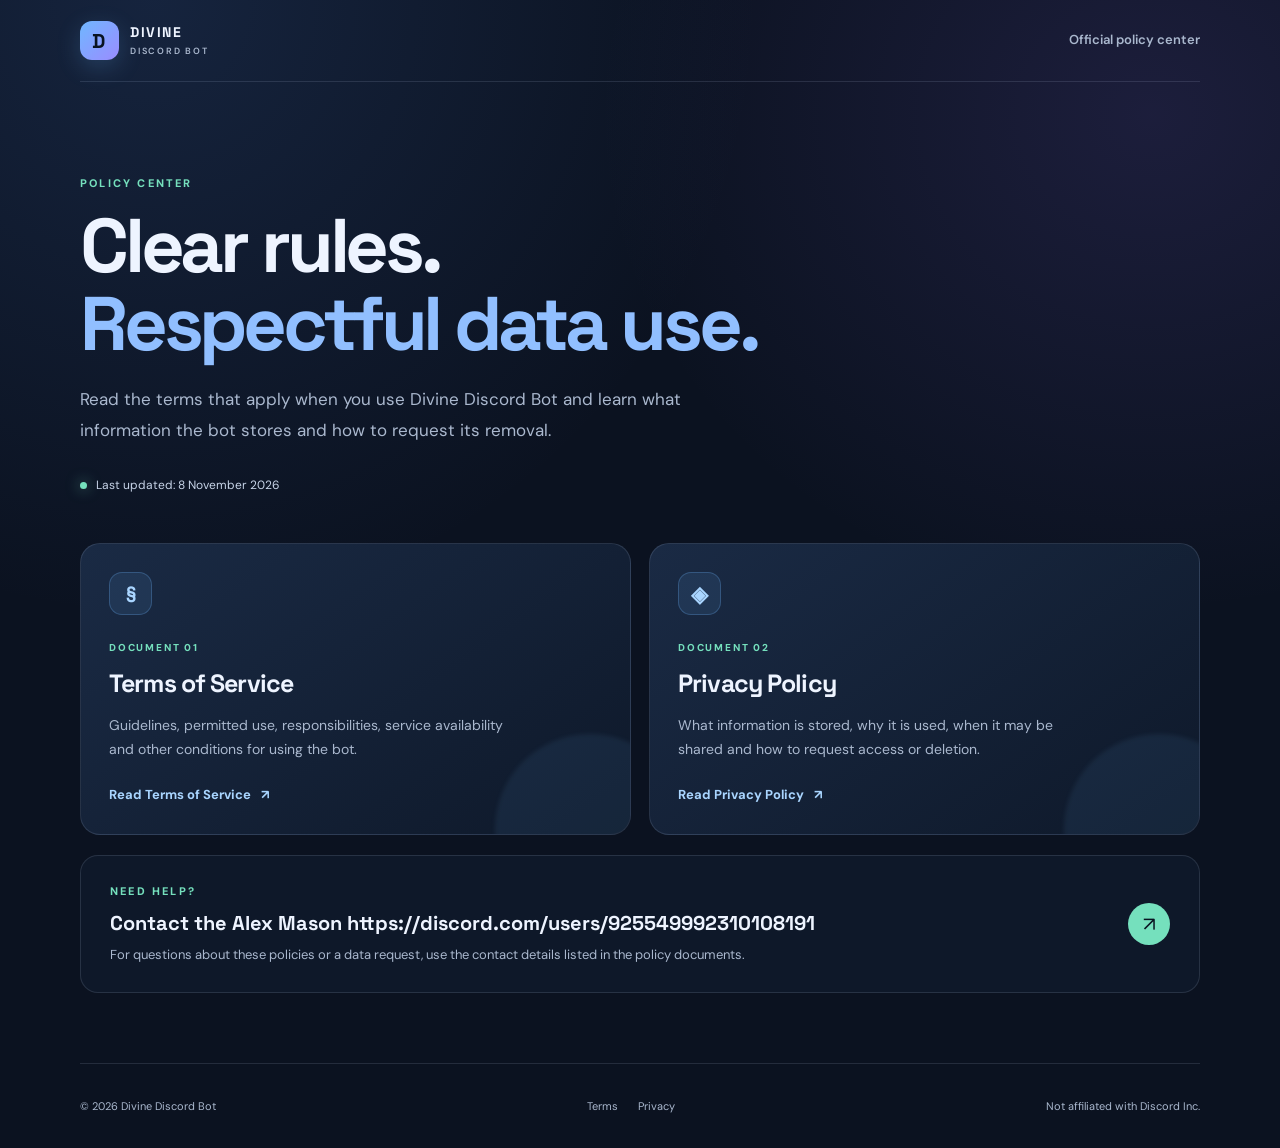
<file: index.html>
<!doctype html>
<html lang="en">
<head>
  <meta charset="utf-8">
  <meta name="viewport" content="width=device-width, initial-scale=1">
  <meta name="theme-color" content="#101827">
  <meta name="description" content="Terms of Service and Privacy Policy for Divine Discord Bot.">
  <title>Divine Discord Bot — Policies</title>
  <link rel="stylesheet" href="assets/styles.css">
</head>
<body>
  <header class="site-header">
    <a class="brand" href="index.html" aria-label="Divine Discord Bot home">
      <span class="brand-mark">D</span>
      <span>DIVINE <small>DISCORD BOT</small></span>
    </a>
    <span class="header-note">Official policy center</span>
  </header>

  <main class="hero-wrap">
    <section class="hero">
      <p class="eyebrow">POLICY CENTER</p>
      <h1>Clear rules.<br><span>Respectful data use.</span></h1>
      <p class="hero-copy">Read the terms that apply when you use Divine Discord Bot and learn what information the bot stores and how to request its removal.</p>
      <div class="hero-meta"><span class="status-dot"></span> Last updated: 8 November 2026</div>
    </section>

    <section class="policy-grid" aria-label="Policy documents">
      <a class="policy-card" href="terms.html">
        <span class="card-icon" aria-hidden="true">§</span>
        <span class="card-kicker">DOCUMENT 01</span>
        <h2>Terms of Service</h2>
        <p>Guidelines, permitted use, responsibilities, service availability and other conditions for using the bot.</p>
        <span class="card-link">Read Terms of Service <b aria-hidden="true">↗</b></span>
      </a>
      <a class="policy-card" href="privacy.html">
        <span class="card-icon" aria-hidden="true">◈</span>
        <span class="card-kicker">DOCUMENT 02</span>
        <h2>Privacy Policy</h2>
        <p>What information is stored, why it is used, when it may be shared and how to request access or deletion.</p>
        <span class="card-link">Read Privacy Policy <b aria-hidden="true">↗</b></span>
      </a>
    </section>

    <section class="contact-strip">
      <div><p class="eyebrow">NEED HELP?</p><h2>Contact the Alex Mason https://discord.com/users/925549992310108191 </h2><p>For questions about these policies or a data request, use the contact details listed in the policy documents.</p></div>
      <span class="contact-symbol" aria-hidden="true">↗</span>
    </section>
  </main>

  <footer class="site-footer">
    <span>© 2026 Divine Discord Bot</span>
    <nav aria-label="Policy links"><a href="terms.html">Terms</a><a href="privacy.html">Privacy</a></nav>
    <span class="footer-muted">Not affiliated with Discord Inc.</span>
  </footer>
</body>
</html>
</file>
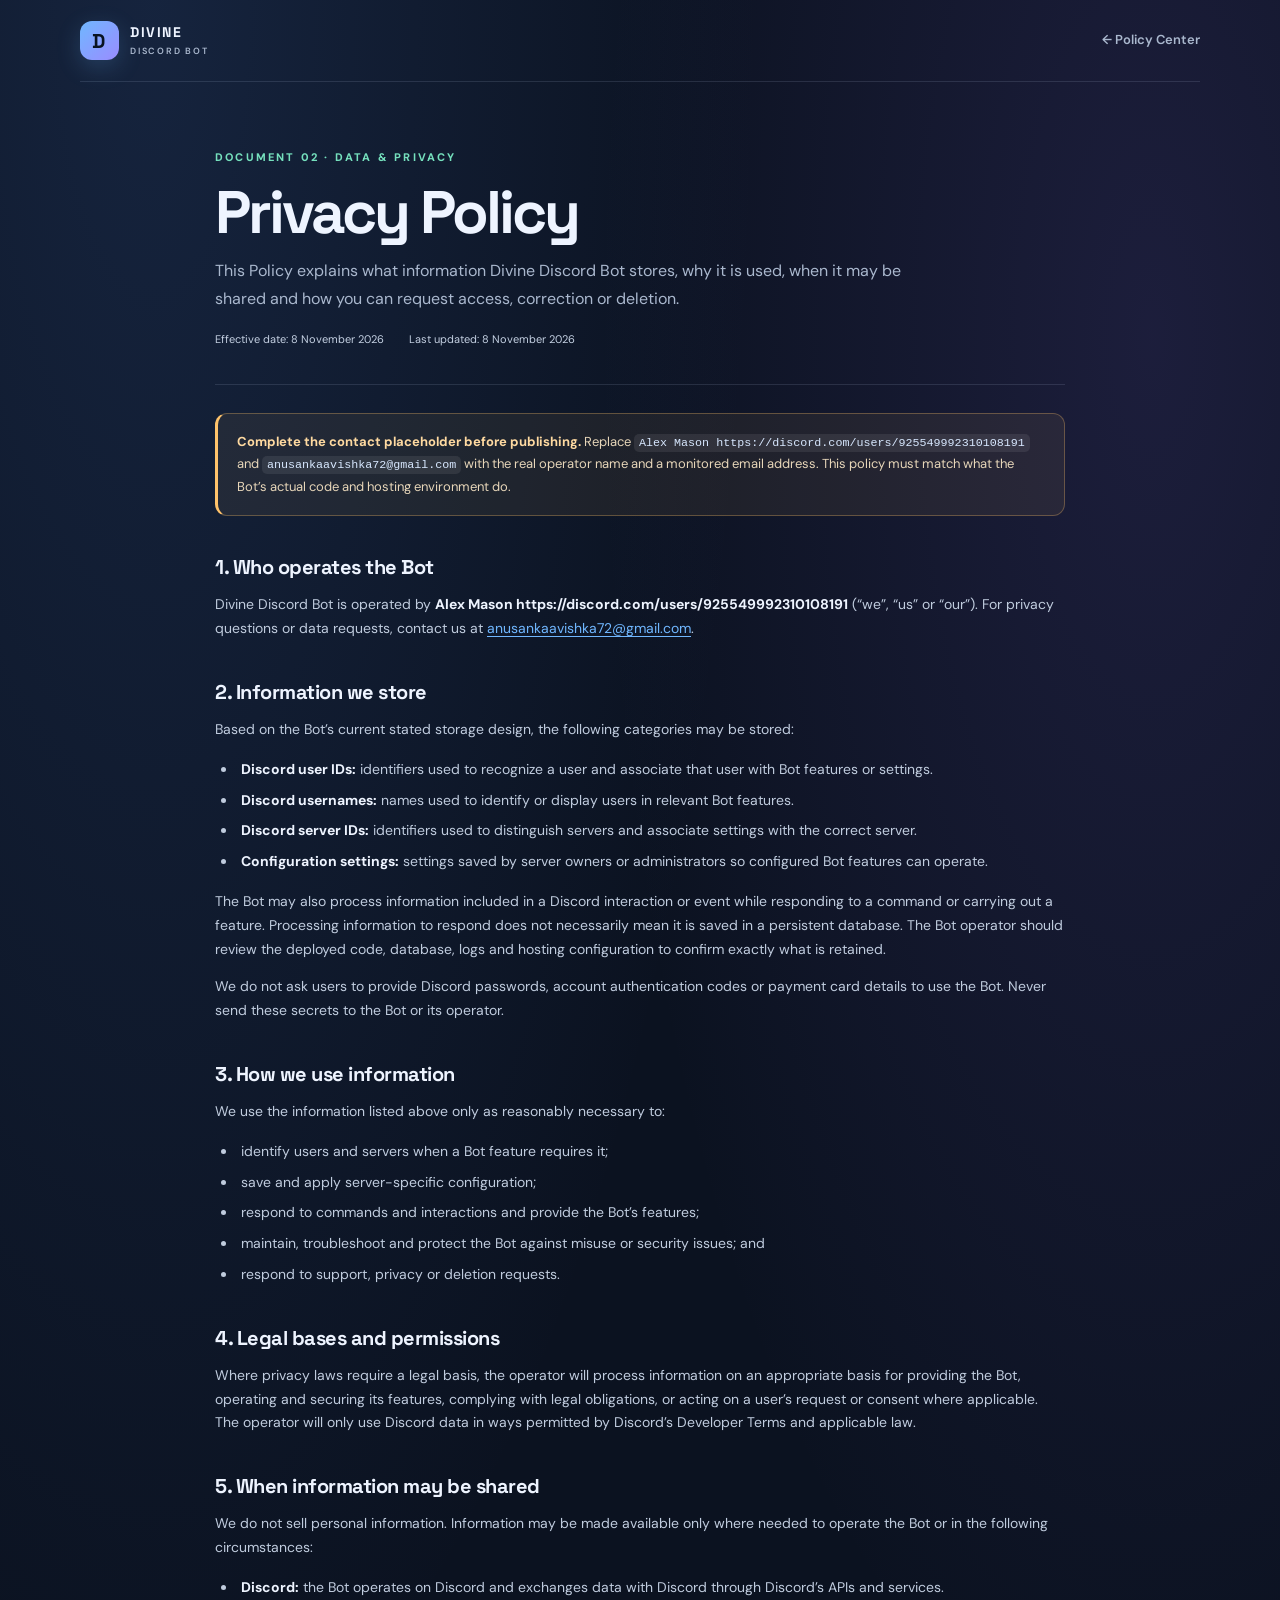
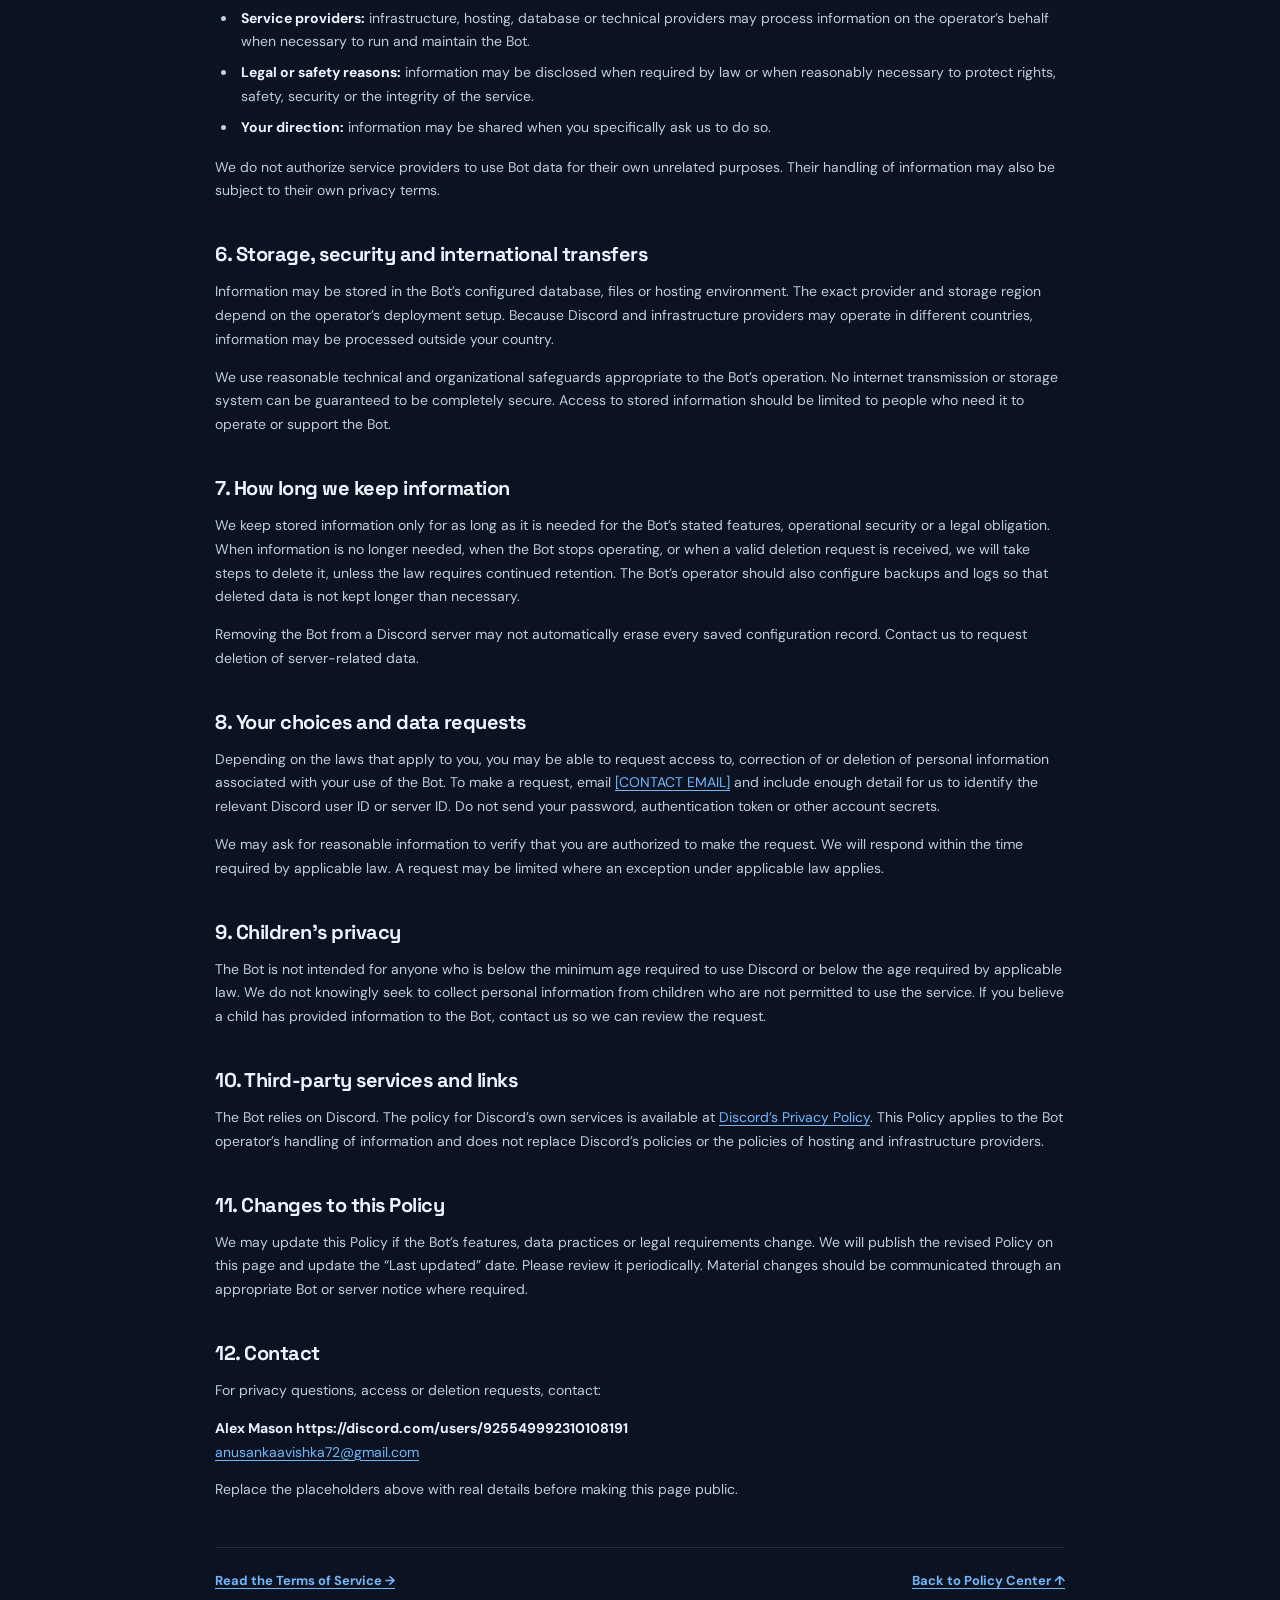
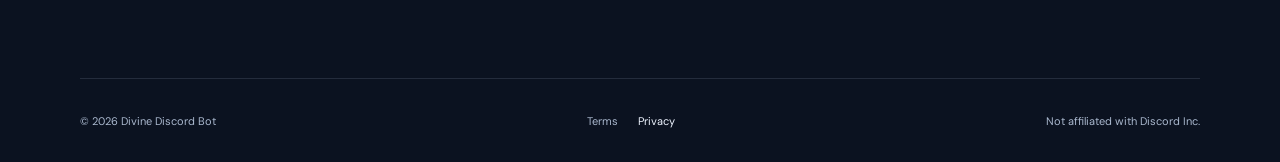
<file: privacy.html>
<!doctype html>
<html lang="en">
<head>
  <meta charset="utf-8">
  <meta name="viewport" content="width=device-width, initial-scale=1">
  <meta name="theme-color" content="#101827">
  <meta name="description" content="Privacy Policy for Divine Discord Bot.">
  <title>Privacy Policy — Divine Discord Bot</title>
  <link rel="stylesheet" href="assets/styles.css">
</head>
<body>
  <header class="site-header">
    <a class="brand" href="index.html" aria-label="Divine Discord Bot policy home"><span class="brand-mark">D</span><span>DIVINE <small>DISCORD BOT</small></span></a>
    <a class="back-link" href="index.html">← Policy Center</a>
  </header>

  <main class="document-wrap">
    <section class="document-heading">
      <p class="eyebrow">DOCUMENT 02 · DATA & PRIVACY</p>
      <h1>Privacy Policy</h1>
      <p class="document-lead">This Policy explains what information Divine Discord Bot stores, why it is used, when it may be shared and how you can request access, correction or deletion.</p>
      <div class="document-meta"><span>Effective date: 8 November 2026</span><span>Last updated: 8 November 2026</span></div>
    </section>

    <article class="document-body">
      <div class="notice"><strong>Complete the contact placeholder before publishing.</strong> Replace <code>Alex Mason https://discord.com/users/925549992310108191</code> and <code>anusankaavishka72@gmail.com</code> with the real operator name and a monitored email address. This policy must match what the Bot’s actual code and hosting environment do.</div>

      <h2>1. Who operates the Bot</h2>
      <p>Divine Discord Bot is operated by <strong>Alex Mason https://discord.com/users/925549992310108191</strong> (“we”, “us” or “our”). For privacy questions or data requests, contact us at <a href="mailto:anusankaavishka72@gmail.com">anusankaavishka72@gmail.com</a>.</p>

      <h2>2. Information we store</h2>
      <p>Based on the Bot’s current stated storage design, the following categories may be stored:</p>
      <ul>
        <li><strong>Discord user IDs:</strong> identifiers used to recognize a user and associate that user with Bot features or settings.</li>
        <li><strong>Discord usernames:</strong> names used to identify or display users in relevant Bot features.</li>
        <li><strong>Discord server IDs:</strong> identifiers used to distinguish servers and associate settings with the correct server.</li>
        <li><strong>Configuration settings:</strong> settings saved by server owners or administrators so configured Bot features can operate.</li>
      </ul>
      <p>The Bot may also process information included in a Discord interaction or event while responding to a command or carrying out a feature. Processing information to respond does not necessarily mean it is saved in a persistent database. The Bot operator should review the deployed code, database, logs and hosting configuration to confirm exactly what is retained.</p>
      <p>We do not ask users to provide Discord passwords, account authentication codes or payment card details to use the Bot. Never send these secrets to the Bot or its operator.</p>

      <h2>3. How we use information</h2>
      <p>We use the information listed above only as reasonably necessary to:</p>
      <ul>
        <li>identify users and servers when a Bot feature requires it;</li>
        <li>save and apply server-specific configuration;</li>
        <li>respond to commands and interactions and provide the Bot’s features;</li>
        <li>maintain, troubleshoot and protect the Bot against misuse or security issues; and</li>
        <li>respond to support, privacy or deletion requests.</li>
      </ul>

      <h2>4. Legal bases and permissions</h2>
      <p>Where privacy laws require a legal basis, the operator will process information on an appropriate basis for providing the Bot, operating and securing its features, complying with legal obligations, or acting on a user’s request or consent where applicable. The operator will only use Discord data in ways permitted by Discord’s Developer Terms and applicable law.</p>

      <h2>5. When information may be shared</h2>
      <p>We do not sell personal information. Information may be made available only where needed to operate the Bot or in the following circumstances:</p>
      <ul>
        <li><strong>Discord:</strong> the Bot operates on Discord and exchanges data with Discord through Discord’s APIs and services.</li>
        <li><strong>Service providers:</strong> infrastructure, hosting, database or technical providers may process information on the operator’s behalf when necessary to run and maintain the Bot.</li>
        <li><strong>Legal or safety reasons:</strong> information may be disclosed when required by law or when reasonably necessary to protect rights, safety, security or the integrity of the service.</li>
        <li><strong>Your direction:</strong> information may be shared when you specifically ask us to do so.</li>
      </ul>
      <p>We do not authorize service providers to use Bot data for their own unrelated purposes. Their handling of information may also be subject to their own privacy terms.</p>

      <h2>6. Storage, security and international transfers</h2>
      <p>Information may be stored in the Bot’s configured database, files or hosting environment. The exact provider and storage region depend on the operator’s deployment setup. Because Discord and infrastructure providers may operate in different countries, information may be processed outside your country.</p>
      <p>We use reasonable technical and organizational safeguards appropriate to the Bot’s operation. No internet transmission or storage system can be guaranteed to be completely secure. Access to stored information should be limited to people who need it to operate or support the Bot.</p>

      <h2>7. How long we keep information</h2>
      <p>We keep stored information only for as long as it is needed for the Bot’s stated features, operational security or a legal obligation. When information is no longer needed, when the Bot stops operating, or when a valid deletion request is received, we will take steps to delete it, unless the law requires continued retention. The Bot’s operator should also configure backups and logs so that deleted data is not kept longer than necessary.</p>
      <p>Removing the Bot from a Discord server may not automatically erase every saved configuration record. Contact us to request deletion of server-related data.</p>

      <h2>8. Your choices and data requests</h2>
      <p>Depending on the laws that apply to you, you may be able to request access to, correction of or deletion of personal information associated with your use of the Bot. To make a request, email <a href="mailto:[CONTACT EMAIL]">[CONTACT EMAIL]</a> and include enough detail for us to identify the relevant Discord user ID or server ID. Do not send your password, authentication token or other account secrets.</p>
      <p>We may ask for reasonable information to verify that you are authorized to make the request. We will respond within the time required by applicable law. A request may be limited where an exception under applicable law applies.</p>

      <h2>9. Children’s privacy</h2>
      <p>The Bot is not intended for anyone who is below the minimum age required to use Discord or below the age required by applicable law. We do not knowingly seek to collect personal information from children who are not permitted to use the service. If you believe a child has provided information to the Bot, contact us so we can review the request.</p>

      <h2>10. Third-party services and links</h2>
      <p>The Bot relies on Discord. The policy for Discord’s own services is available at <a href="https://discord.com/privacy" target="_blank" rel="noopener noreferrer">Discord’s Privacy Policy</a>. This Policy applies to the Bot operator’s handling of information and does not replace Discord’s policies or the policies of hosting and infrastructure providers.</p>

      <h2>11. Changes to this Policy</h2>
      <p>We may update this Policy if the Bot’s features, data practices or legal requirements change. We will publish the revised Policy on this page and update the “Last updated” date. Please review it periodically. Material changes should be communicated through an appropriate Bot or server notice where required.</p>

      <h2>12. Contact</h2>
      <p>For privacy questions, access or deletion requests, contact:</p>
      <p><strong>Alex Mason https://discord.com/users/925549992310108191</strong><br><a href="mailto:anusankaavishka72@gmail.com">anusankaavishka72@gmail.com</a></p>
      <p>Replace the placeholders above with real details before making this page public.</p>

      <div class="doc-end-links"><a href="terms.html">Read the Terms of Service →</a><a href="index.html">Back to Policy Center ↑</a></div>
    </article>
  </main>

  <footer class="site-footer"><span>© 2026 Divine Discord Bot</span><nav aria-label="Policy links"><a href="terms.html">Terms</a><a href="privacy.html" aria-current="page">Privacy</a></nav><span class="footer-muted">Not affiliated with Discord Inc.</span></footer>
</body>
</html>
</file>
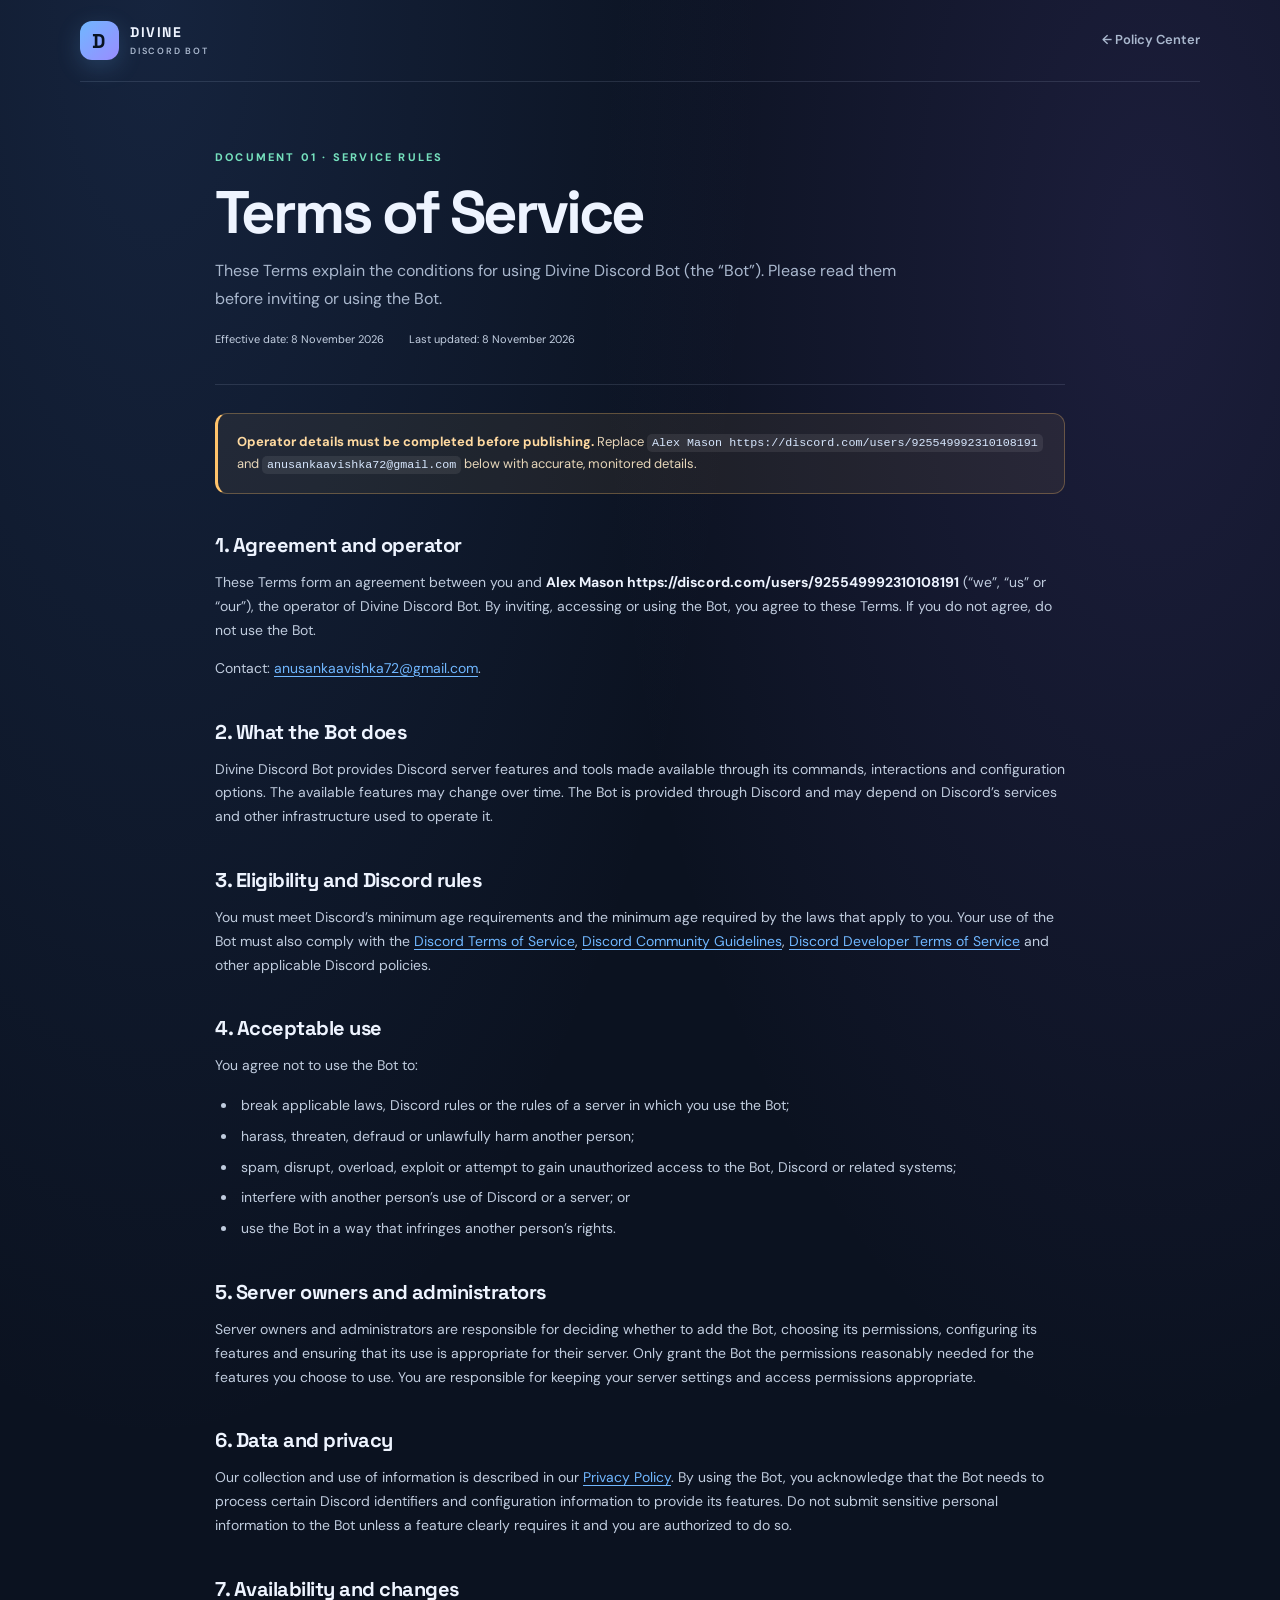
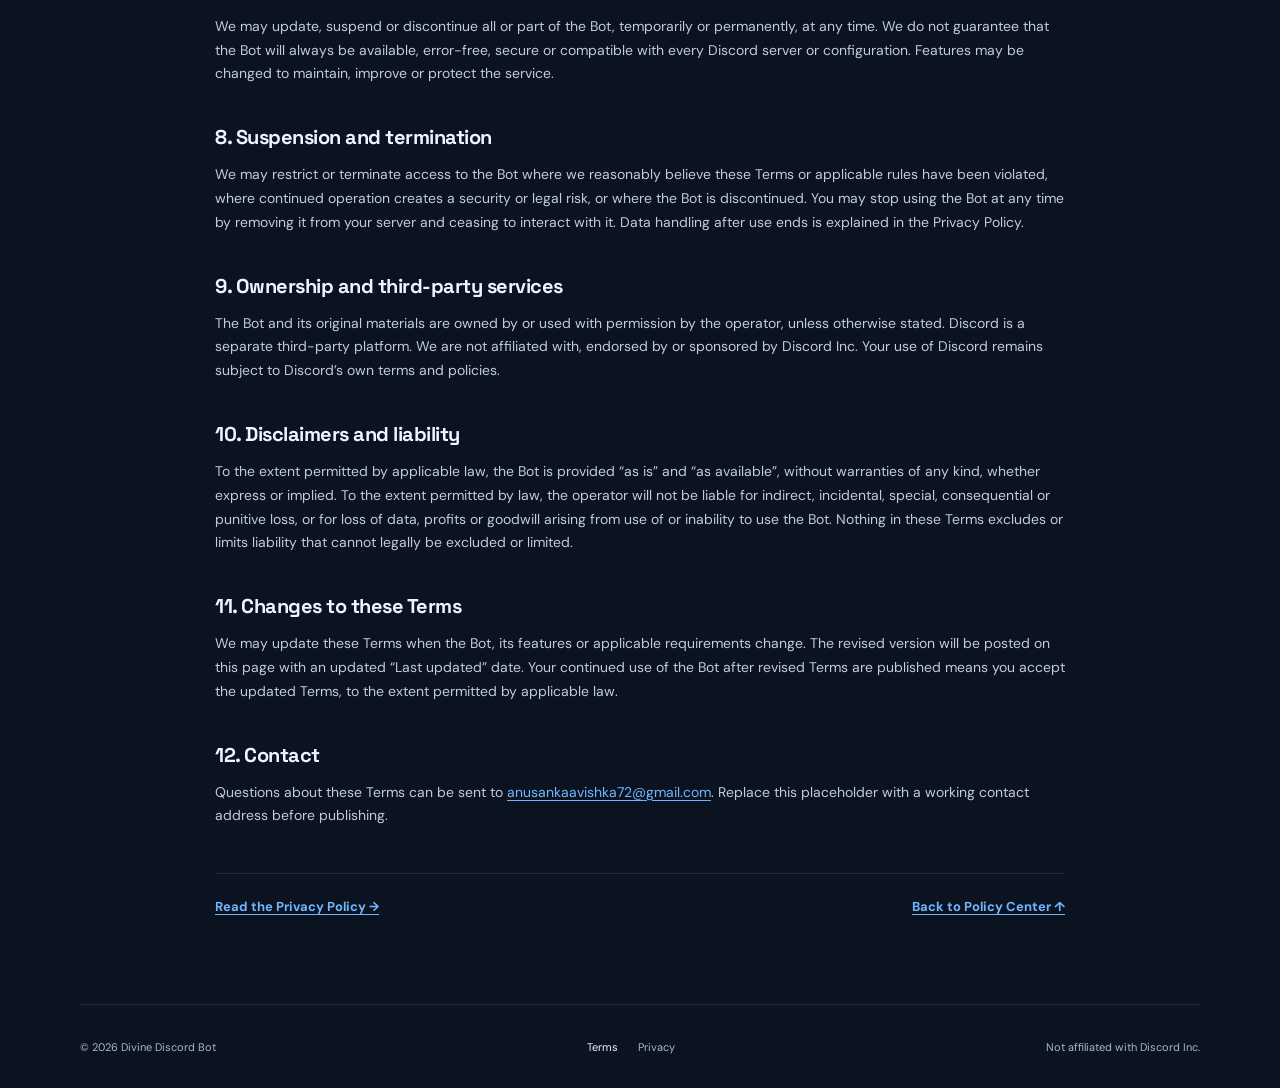
<file: terms.html>
<!doctype html>
<html lang="en">
<head>
  <meta charset="utf-8">
  <meta name="viewport" content="width=device-width, initial-scale=1">
  <meta name="theme-color" content="#101827">
  <meta name="description" content="Terms of Service for Divine Discord Bot.">
  <title>Terms of Service — Divine Discord Bot</title>
  <link rel="stylesheet" href="assets/styles.css">
</head>
<body>
  <header class="site-header">
    <a class="brand" href="index.html" aria-label="Divine Discord Bot policy home"><span class="brand-mark">D</span><span>DIVINE <small>DISCORD BOT</small></span></a>
    <a class="back-link" href="index.html">← Policy Center</a>
  </header>

  <main class="document-wrap">
    <section class="document-heading">
      <p class="eyebrow">DOCUMENT 01 · SERVICE RULES</p>
      <h1>Terms of Service</h1>
      <p class="document-lead">These Terms explain the conditions for using Divine Discord Bot (the “Bot”). Please read them before inviting or using the Bot.</p>
      <div class="document-meta"><span>Effective date: 8 November 2026</span><span>Last updated: 8 November 2026</span></div>
    </section>

    <article class="document-body">
      <div class="notice"><strong>Operator details must be completed before publishing.</strong> Replace <code>Alex Mason https://discord.com/users/925549992310108191</code> and <code>anusankaavishka72@gmail.com</code> below with accurate, monitored details.</div>

      <h2>1. Agreement and operator</h2>
      <p>These Terms form an agreement between you and <strong>Alex Mason https://discord.com/users/925549992310108191</strong> (“we”, “us” or “our”), the operator of Divine Discord Bot. By inviting, accessing or using the Bot, you agree to these Terms. If you do not agree, do not use the Bot.</p>
      <p>Contact: <a href="mailto:anusankaavishka72@gmail.com">anusankaavishka72@gmail.com</a>.</p>

      <h2>2. What the Bot does</h2>
      <p>Divine Discord Bot provides Discord server features and tools made available through its commands, interactions and configuration options. The available features may change over time. The Bot is provided through Discord and may depend on Discord’s services and other infrastructure used to operate it.</p>

      <h2>3. Eligibility and Discord rules</h2>
      <p>You must meet Discord’s minimum age requirements and the minimum age required by the laws that apply to you. Your use of the Bot must also comply with the <a href="https://discord.com/terms" target="_blank" rel="noopener noreferrer">Discord Terms of Service</a>, <a href="https://discord.com/guidelines" target="_blank" rel="noopener noreferrer">Discord Community Guidelines</a>, <a href="https://support-dev.discord.com/hc/en-us/articles/8562894815383-Discord-Developer-Terms-of-Service" target="_blank" rel="noopener noreferrer">Discord Developer Terms of Service</a> and other applicable Discord policies.</p>

      <h2>4. Acceptable use</h2>
      <p>You agree not to use the Bot to:</p>
      <ul>
        <li>break applicable laws, Discord rules or the rules of a server in which you use the Bot;</li>
        <li>harass, threaten, defraud or unlawfully harm another person;</li>
        <li>spam, disrupt, overload, exploit or attempt to gain unauthorized access to the Bot, Discord or related systems;</li>
        <li>interfere with another person’s use of Discord or a server; or</li>
        <li>use the Bot in a way that infringes another person’s rights.</li>
      </ul>

      <h2>5. Server owners and administrators</h2>
      <p>Server owners and administrators are responsible for deciding whether to add the Bot, choosing its permissions, configuring its features and ensuring that its use is appropriate for their server. Only grant the Bot the permissions reasonably needed for the features you choose to use. You are responsible for keeping your server settings and access permissions appropriate.</p>

      <h2>6. Data and privacy</h2>
      <p>Our collection and use of information is described in our <a href="privacy.html">Privacy Policy</a>. By using the Bot, you acknowledge that the Bot needs to process certain Discord identifiers and configuration information to provide its features. Do not submit sensitive personal information to the Bot unless a feature clearly requires it and you are authorized to do so.</p>

      <h2>7. Availability and changes</h2>
      <p>We may update, suspend or discontinue all or part of the Bot, temporarily or permanently, at any time. We do not guarantee that the Bot will always be available, error-free, secure or compatible with every Discord server or configuration. Features may be changed to maintain, improve or protect the service.</p>

      <h2>8. Suspension and termination</h2>
      <p>We may restrict or terminate access to the Bot where we reasonably believe these Terms or applicable rules have been violated, where continued operation creates a security or legal risk, or where the Bot is discontinued. You may stop using the Bot at any time by removing it from your server and ceasing to interact with it. Data handling after use ends is explained in the Privacy Policy.</p>

      <h2>9. Ownership and third-party services</h2>
      <p>The Bot and its original materials are owned by or used with permission by the operator, unless otherwise stated. Discord is a separate third-party platform. We are not affiliated with, endorsed by or sponsored by Discord Inc. Your use of Discord remains subject to Discord’s own terms and policies.</p>

      <h2>10. Disclaimers and liability</h2>
      <p>To the extent permitted by applicable law, the Bot is provided “as is” and “as available”, without warranties of any kind, whether express or implied. To the extent permitted by law, the operator will not be liable for indirect, incidental, special, consequential or punitive loss, or for loss of data, profits or goodwill arising from use of or inability to use the Bot. Nothing in these Terms excludes or limits liability that cannot legally be excluded or limited.</p>

      <h2>11. Changes to these Terms</h2>
      <p>We may update these Terms when the Bot, its features or applicable requirements change. The revised version will be posted on this page with an updated “Last updated” date. Your continued use of the Bot after revised Terms are published means you accept the updated Terms, to the extent permitted by applicable law.</p>

      <h2>12. Contact</h2>
      <p>Questions about these Terms can be sent to <a href="mailto:anusankaavishka72@gmail.com">anusankaavishka72@gmail.com</a>. Replace this placeholder with a working contact address before publishing.</p>

      <div class="doc-end-links"><a href="privacy.html">Read the Privacy Policy →</a><a href="index.html">Back to Policy Center ↑</a></div>
    </article>
  </main>

  <footer class="site-footer"><span>© 2026 Divine Discord Bot</span><nav aria-label="Policy links"><a href="terms.html" aria-current="page">Terms</a><a href="privacy.html">Privacy</a></nav><span class="footer-muted">Not affiliated with Discord Inc.</span></footer>
</body>
</html>
</file>
<file: assets/styles.css>
@import url('https://fonts.googleapis.com/css2?family=DM+Sans:wght@400;500;600;700;800&family=Space+Grotesk:wght@400;500;600;700&display=swap');

:root {
  color-scheme: dark;
  --bg: #0b1220;
  --panel: #111c2e;
  --panel-2: #16243a;
  --text: #eef4ff;
  --muted: #aab8ce;
  --line: rgba(197, 216, 247, .13);
  --accent: #70b7ff;
  --accent-2: #9a8cff;
  --green: #75e0bd;
  --max: 1120px;
}
* { box-sizing: border-box; }
html { scroll-behavior: smooth; }
body {
  margin: 0;
  min-height: 100vh;
  background: radial-gradient(ellipse at 12% 0%, rgba(67, 112, 190, .19), transparent 38%),
              radial-gradient(ellipse at 90% 10%, rgba(118, 91, 203, .16), transparent 34%), var(--bg);
  color: var(--text);
  font-family: 'DM Sans', system-ui, sans-serif;
  line-height: 1.7;
}
a { color: var(--accent); text-decoration: none; }
a:hover { color: #b5d9ff; }
.site-header, .site-footer {
  width: min(calc(100% - 48px), var(--max));
  margin: 0 auto;
  display: flex;
  align-items: center;
  justify-content: space-between;
}
.site-header { min-height: 82px; border-bottom: 1px solid var(--line); }
.brand { display: inline-flex; align-items: center; gap: 11px; color: var(--text); font-family: 'Space Grotesk', sans-serif; font-size: 14px; font-weight: 700; letter-spacing: .11em; line-height: 1.2; }
.brand small { display: block; margin-top: 4px; color: var(--muted); font: 600 9px 'DM Sans', sans-serif; letter-spacing: .2em; }
.brand-mark { display: grid; width: 39px; height: 39px; place-items: center; border-radius: 12px; color: #081321; font: 800 20px 'Space Grotesk', sans-serif; background: linear-gradient(135deg, var(--accent), var(--accent-2)); box-shadow: 0 7px 24px rgba(112, 183, 255, .2); }
.header-note, .back-link { color: var(--muted); font-size: 13px; font-weight: 600; }
.back-link:hover { color: var(--text); }
.hero-wrap { width: min(calc(100% - 48px), var(--max)); margin: 0 auto; padding: 82px 0 70px; }
.hero { max-width: 760px; padding: 10px 0 46px; }
.eyebrow { margin: 0 0 14px; color: var(--green); font-size: 11px; font-weight: 800; letter-spacing: .2em; }
h1, h2, p { margin-top: 0; }
h1, h2 { font-family: 'Space Grotesk', sans-serif; }
.hero h1 { margin-bottom: 21px; font-size: clamp(42px, 7vw, 76px); line-height: 1.03; letter-spacing: -.055em; }
.hero h1 span { color: #91bfff; }
.hero-copy { max-width: 650px; color: var(--muted); font-size: 17px; line-height: 1.8; }
.hero-meta { display: inline-flex; align-items: center; gap: 9px; margin-top: 13px; color: #c7d4e8; font-size: 12px; }
.status-dot { width: 7px; height: 7px; border-radius: 50%; background: var(--green); box-shadow: 0 0 14px rgba(117, 224, 189, .65); }
.policy-grid { display: grid; grid-template-columns: repeat(2, minmax(0, 1fr)); gap: 18px; }
.policy-card { position: relative; display: flex; min-height: 270px; flex-direction: column; padding: 28px; overflow: hidden; border: 1px solid var(--line); border-radius: 20px; color: var(--text); background: linear-gradient(145deg, rgba(27, 44, 70, .96), rgba(15, 26, 43, .95)); transition: transform .2s ease, border-color .2s ease, background .2s ease; }
.policy-card::after { position: absolute; right: -55px; bottom: -90px; width: 190px; height: 190px; border-radius: 50%; background: rgba(112, 183, 255, .08); content: ''; filter: blur(2px); }
.policy-card:hover { transform: translateY(-4px); border-color: rgba(112, 183, 255, .5); color: var(--text); }
.card-icon { display: grid; width: 43px; height: 43px; place-items: center; margin-bottom: 24px; border: 1px solid rgba(112, 183, 255, .25); border-radius: 13px; color: #a9d5ff; background: rgba(112, 183, 255, .1); font: 700 22px 'Space Grotesk', sans-serif; }
.card-kicker { color: var(--green); font-size: 10px; font-weight: 800; letter-spacing: .18em; }
.policy-card h2 { margin: 6px 0 9px; font-size: 25px; letter-spacing: -.035em; }
.policy-card p { max-width: 420px; margin-bottom: 23px; color: var(--muted); font-size: 14px; }
.card-link { position: relative; z-index: 1; margin-top: auto; color: #a9d5ff; font-size: 13px; font-weight: 700; }
.card-link b { margin-left: 7px; }
.contact-strip { display: flex; align-items: center; justify-content: space-between; gap: 25px; margin-top: 20px; padding: 26px 29px; border: 1px solid var(--line); border-radius: 18px; background: rgba(17, 28, 46, .68); }
.contact-strip .eyebrow { margin-bottom: 5px; }
.contact-strip h2 { margin-bottom: 4px; font-size: 20px; }
.contact-strip p:last-child { margin-bottom: 0; color: var(--muted); font-size: 13px; }
.contact-symbol { display: grid; width: 42px; height: 42px; flex: 0 0 auto; place-items: center; border-radius: 50%; color: #091321; background: var(--green); font-size: 20px; }
.site-footer { min-height: 85px; gap: 20px; border-top: 1px solid var(--line); color: var(--muted); font-size: 11px; }
.site-footer nav { display: flex; gap: 20px; }
.site-footer a { color: var(--muted); }
.site-footer a:hover, .site-footer a[aria-current="page"] { color: var(--text); }
.footer-muted { text-align: right; }
.document-wrap { width: min(calc(100% - 48px), 850px); margin: 0 auto; padding: 66px 0 86px; }
.document-heading { padding-bottom: 35px; border-bottom: 1px solid var(--line); }
.document-heading h1 { margin-bottom: 12px; font-size: clamp(39px, 6vw, 60px); line-height: 1.08; letter-spacing: -.05em; }
.document-lead { max-width: 720px; margin-bottom: 18px; color: var(--muted); font-size: 16px; }
.document-meta { display: flex; flex-wrap: wrap; gap: 10px 25px; color: #c4d0e2; font-size: 11px; }
.document-body { padding-top: 28px; }
.document-body h2 { margin: 34px 0 9px; font-size: 20px; letter-spacing: -.025em; }
.document-body p, .document-body li { color: #c0ccde; font-size: 14px; }
.document-body ul { padding-left: 22px; }
.document-body li { margin: 7px 0; padding-left: 4px; }
.document-body strong { color: #eef4ff; }
.document-body a { text-decoration: underline; text-underline-offset: 3px; }
.notice { margin-bottom: 25px; padding: 17px 19px; border: 1px solid rgba(255, 195, 107, .3); border-left: 3px solid #ffc36b; border-radius: 12px; color: #e7d6b9; background: rgba(255, 195, 107, .07); font-size: 13px; }
.notice strong { color: #ffdaa1; }
code { padding: 2px 5px; border-radius: 5px; color: #d8e8ff; background: rgba(255, 255, 255, .08); font-size: .9em; overflow-wrap: anywhere; }
.doc-end-links { display: flex; flex-wrap: wrap; justify-content: space-between; gap: 12px; margin-top: 45px; padding-top: 22px; border-top: 1px solid var(--line); font-size: 13px; font-weight: 700; }
@media (max-width: 650px) {
  .site-header, .site-footer, .hero-wrap { width: min(calc(100% - 32px), var(--max)); }
  .site-header { min-height: 72px; }
  .header-note { display: none; }
  .hero-wrap { padding: 55px 0 50px; }
  .hero { padding-bottom: 31px; }
  .hero-copy { font-size: 15px; }
  .policy-grid { grid-template-columns: 1fr; }
  .policy-card { min-height: 245px; }
  .contact-strip { padding: 22px; }
  .document-wrap { width: min(calc(100% - 32px), 850px); padding: 47px 0 62px; }
  .site-footer { min-height: 100px; flex-wrap: wrap; justify-content: space-between; padding: 20px 0; }
  .footer-muted { width: 100%; text-align: left; }
}
@media (prefers-reduced-motion: reduce) { *, *::before, *::after { scroll-behavior: auto !important; transition: none !important; } }
</file>
